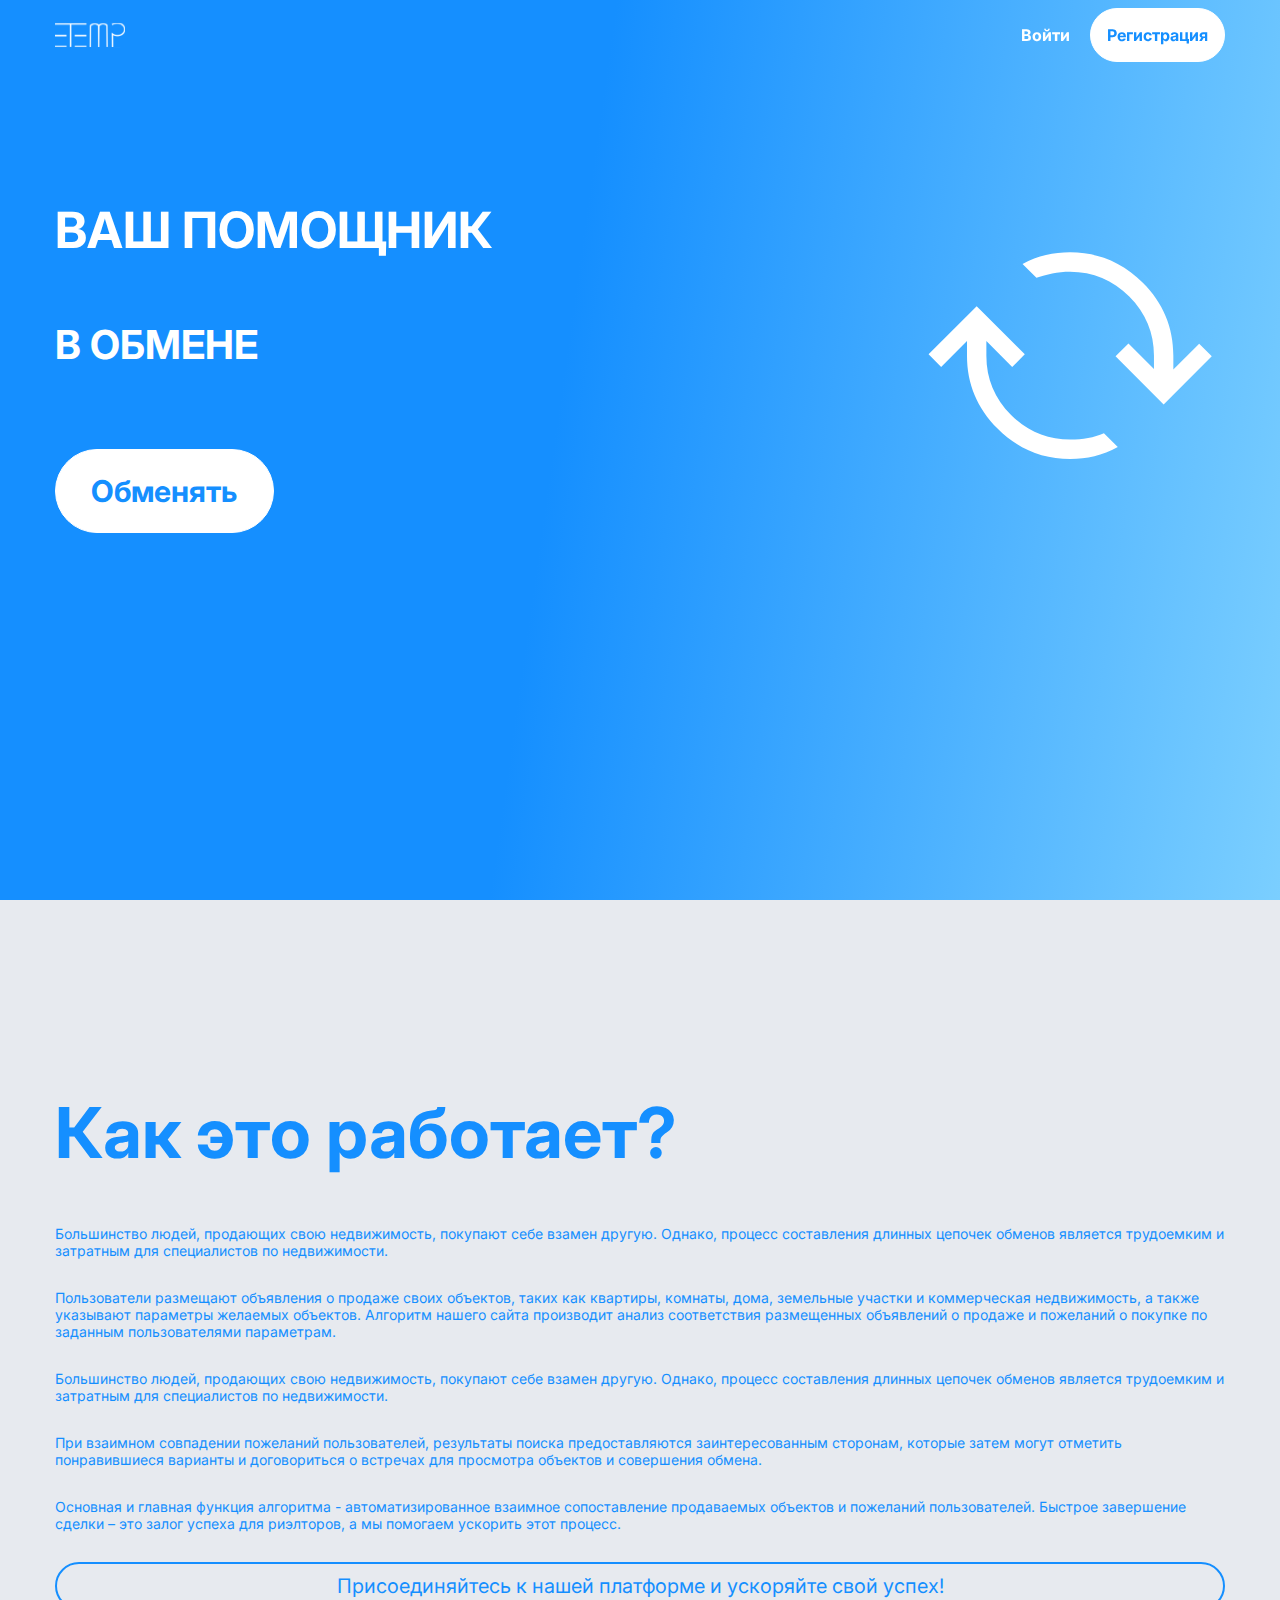
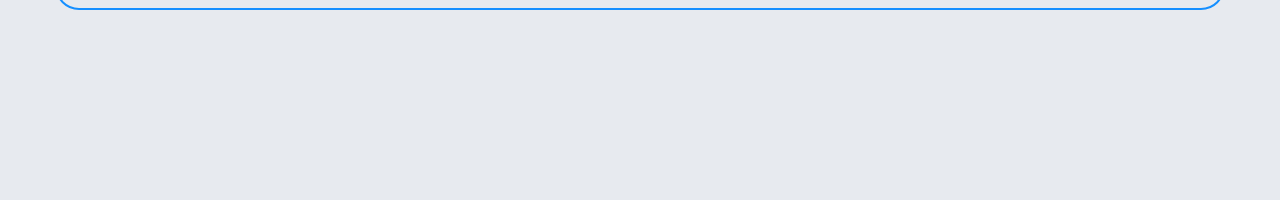
<file: main/index.html>
<!DOCTYPE html>
<html lang="en">
<head>
  <meta charset="UTF-8">
  <meta http-equiv="X-UA-Compatible" content="IE=edge">
  <meta name="viewport" content="width=device-width, initial-scale=1.0">
  <link rel="stylesheet" href="/main/styles.css">
  <link rel="stylesheet" href="https://fonts.googleapis.com/css2?family=Material+Symbols+Outlined:opsz,wght,FILL,GRAD@20..48,100..700,0..1,-50..200" />
  <title>ETEMP</title>
  <link rel="preconnect" href="https://fonts.gstatic.com" crossorigin>
  <link href="https://fonts.googleapis.com/css2?family=Inter:wght@100;200;300;400;500;600;700;800;900&display=swap" rel="stylesheet">
  <link rel="apple-touch-icon" sizes="57x57" href="/favicon/apple-icon-57x57.png">
    <link rel="apple-touch-icon" sizes="60x60" href="/favicon/apple-icon-60x60.png">
    <link rel="apple-touch-icon" sizes="72x72" href="/favicon/apple-icon-72x72.png">
    <link rel="apple-touch-icon" sizes="76x76" href="/favicon/apple-icon-76x76.png">
    <link rel="apple-touch-icon" sizes="114x114" href="/favicon/apple-icon-114x114.png">
    <link rel="apple-touch-icon" sizes="120x120" href="/favicon/apple-icon-120x120.png">
    <link rel="apple-touch-icon" sizes="144x144" href="/favicon/apple-icon-144x144.png">
    <link rel="apple-touch-icon" sizes="152x152" href="/favicon/apple-icon-152x152.png">
    <link rel="apple-touch-icon" sizes="180x180" href="/favicon/apple-icon-180x180.png">
    <link rel="icon" type="image/png" sizes="192x192"  href="/favicon/android-icon-192x192.png">
    <link rel="icon" type="image/png" sizes="32x32" href="/favicon/favicon-32x32.png">
    <link rel="icon" type="image/png" sizes="96x96" href="/favicon/favicon-96x96.png">
    <link rel="icon" type="image/png" sizes="16x16" href="/favicon/favicon-16x16.png">
    <link rel="manifest" href="/favicon/manifest.json">
    <meta name="msapplication-TileColor" content="#ffffff">
    <meta name="msapplication-TileImage" content="/favicon/ms-icon-144x144.png">
    <meta name="theme-color" content="#ffffff">
</head>
<body>
    <header class="primary-header">
      <nav class="navbar container">
          <img src="/main/images/Mask Group.svg" alt="" class="logo">
          <div class="header-btns-block">
            <a href="#" class=login>Войти</a>
            <a href="/registration/index.html" class="signup">Регистрация</a>
          </div>
      </nav>
    </header>
    <div class="main-part-block">
        <div class="f-page-cont-for-js">
          <div class="container">
            <div class="content">
              <div class="text-part">
                <h1 class="f-t">ВАШ ПОМОЩНИК</h1>
                <h2 class="s-t">В ОБМЕНЕ</h2>
                <a href="#">
                  <div class="main-btn">Обменять</div>
                </a>
              </div>
              <div class="refresh-logo-block">
                <img src="/main/images/cached_FILL0_wght400_GRAD0_opsz48 1.svg" alt="" class="refresh-logo">
              </div>
            </div>
          </div>
        </div>
    </div>
    <div class="second-part-block">
      <div class="container">
        <div class="second-text-part">
          <h1 class="how-it-work-block">Как это работает?</h1>
          <p class="aboutUstext">
            Большинство людей, продающих свою недвижимость, покупают себе взамен другую. Однако, процесс составления длинных цепочек обменов является трудоемким и затратным для специалистов по недвижимости.
          </p>
          <p class="aboutUstext">
            Пользователи размещают объявления о продаже своих объектов, таких как квартиры, комнаты, дома, земельные участки и коммерческая недвижимость, а также указывают параметры желаемых объектов. Алгоритм нашего сайта производит анализ соответствия размещенных объявлений о продаже и пожеланий о покупке по заданным пользователями параметрам.
          </p>
          <p class="aboutUstext">
            Большинство людей, продающих свою недвижимость, покупают себе взамен другую. Однако, процесс составления длинных цепочек обменов является трудоемким и затратным для специалистов по недвижимости.
          </p>
          <p class="aboutUstext">
           При взаимном совпадении пожеланий пользователей, результаты поиска предоставляются заинтересованным сторонам, которые затем могут отметить понравившиеся варианты и договориться о встречах для просмотра объектов и совершения обмена.
          </p>
          <p class="aboutUstext">
            Основная и главная функция алгоритма - автоматизированное взаимное сопоставление продаваемых объектов и пожеланий пользователей. Быстрое завершение сделки – это залог успеха для риэлторов, а мы помогаем ускорить этот процесс.
          </p>
          <div class="end-text">Присоединяйтесь к нашей платформе и ускоряйте свой успех!</div>
        </div>
      </div>
    </div>
</body>
<script src="/main/main.js"></script>
</html>
</file>
<file: main/styles.css>
* {
	margin: 0;
	padding: 0;
	box-sizing: border-box;
}
html {
	font-size: 62.5%;
}
body {
	font-family: 'Inter', sans-serif;
	font-size: 1.4rem;
	color: #fff;
}



a {
	text-decoration: none;
	color: inherit;
}
.container {
	max-width: 120rem;
	margin-inline: auto;
	padding-inline: 1.5rem;
}

.primary-header {
	position: fixed;
	top: 0;
	left: 0;
	z-index: 999;
	width: 100%;
	transition: background-color 0.5s;
}

.navbar {
	display: flex;
	align-items: center;
	height: 7rem;
	justify-content: space-between;
}

.logo {
	width: 7rem;
	height: 7rem;
}

.header-btns-block {
	font-weight: bold;
	color: #fff;
	font-size: 1.6rem;
	display: flex;
	gap: 2rem;
	justify-content: center;
	align-items: center;
}

.signup {
	color: #158FFF;
	padding: 1.6rem;
	background-color: #fff;
	border-radius: 12rem;
	transition: .5s;
	border: 1px solid #fff;
}

.signup:hover {
	border: 1px solid #fff;
	background-color: #158FFF;
	color: #fff;
}

.main-part-block {
	width: 100%;
	height: 100vh;
	background: linear-gradient(98.06deg, #158FFF 43.8%, #B0F0FF 129.45%);
}

.content {
	display: none;
	padding-top: 20rem;
	display: flex;
	justify-content: space-between;
}

.text-part {
	display: flex;
	flex-direction: column;
	gap: 6rem;

}

.f-t {
	font-size: 7rem;
}

.s-t {
	font-size: 6rem;
}


.main-btn {
	display: flex;
	justify-content: center;
	align-items: center;
	font-size: 3rem;
	font-weight: bold;
	padding: 2.3rem;
	background-color: #fff;
	border-radius: 25rem;
	color: #158FFF;
	transition: .5s;
	border: 1px solid #fff;
	width: 50%;
	margin-top: 12rem;
}

.main-btn:hover {
	background-color: #158FFF;
	color: #fff;
}


.refresh-logo {
	height: 47rem;
}

.second-part-block {
	display: flex;
	justify-content: center;
	align-items: center;
	width: 100%;
	height: 100vh;
	background-color: #e7eaef;
}

.second-text-part {
	display: flex;
	flex-direction: column;
	gap: 3rem;
}

.aboutUstext {
	font-size: 1.8rem;
	color: #158FFF;
}

.how-it-work-block {
	font-size: 7rem;
	color: #158FFF;
	margin-bottom: 2rem;
}

.end-text {
	display: flex;
	justify-content: center;
	align-items: center;
	font-size: 2rem;
	color: #158FFF;
	padding: 1rem;
	border-radius: 20rem;
	border: 2px solid #158FFF;
	transition: .5s;
}

.end-text:hover {
	background-color: #158FFF;
	color: #fff;
}

/* scroll logic */
header.active {
	background-color: #158FFF;
}

div.invisible {
	transition: opacity 0.35s;
}
.invisible {
	opacity: 0;
}

@media screen and (max-width:1300px) {

	.main-btn {
		
		margin-top: 2rem;
	}
	.f-t {
		font-size: 5rem;
	}
	
	.s-t {
		font-size: 4rem;
	}

	.refresh-logo {
		height: 31rem;
	}

	/* .second-part-block */
	@media screen and (max-width:530px) {
		.how-it-work-block {
			font-size: 4.5rem;
		}
	}
	.aboutUstext {
		font-size: 1.4rem;
	}
}

@media screen and (max-width:554px) {
	.second-text-part {
		gap: 1rem;
	}
	.how-it-work-block {
		font-size: 2rem;
	}
	.end-text {
		font-size: 1.3rem;
	}
}




@media screen and (max-width:932px)  {
	.refresh-logo {
		display: none;
	}
	.f-page-cont-for-js {
		display: flex;
		justify-content: center;
		align-items: center;
	}
	.text-part {
		display: flex;
		justify-content: center;
		align-items: center;
	}
	.main-btn {
		width: auto;
	}

	.navbar {
		display: flex;
		align-items: center;
		height: 10rem;
	}
	.how-it-work-block {
		font-size: 5.5rem;
	}
}

/* text adapt */
@media screen and (max-width:700px) {
	.f-t {
		font-size: 5rem;
	}
	
	.s-t {
		font-size: 4rem;
	}

	@media screen and (max-width:515px) {
		.f-t {
			font-size: 4rem;
		}
		
		.s-t {
			font-size: 3rem;
		}
	}
} 

/* very small devices */

@media screen and (max-width:320px) {
	.f-t {
		font-size: 2rem;
	}
	
	.s-t {
		font-size: 2rem;
	}

	.second-text-part {
		gap: .5rem;
	}
	.how-it-work-block {
		font-size: 1rem;
	}
	.end-text {
		font-size: 1.3rem;
	}
	.aboutUstext {
		font-size: .9rem;
	}
}
</file>
